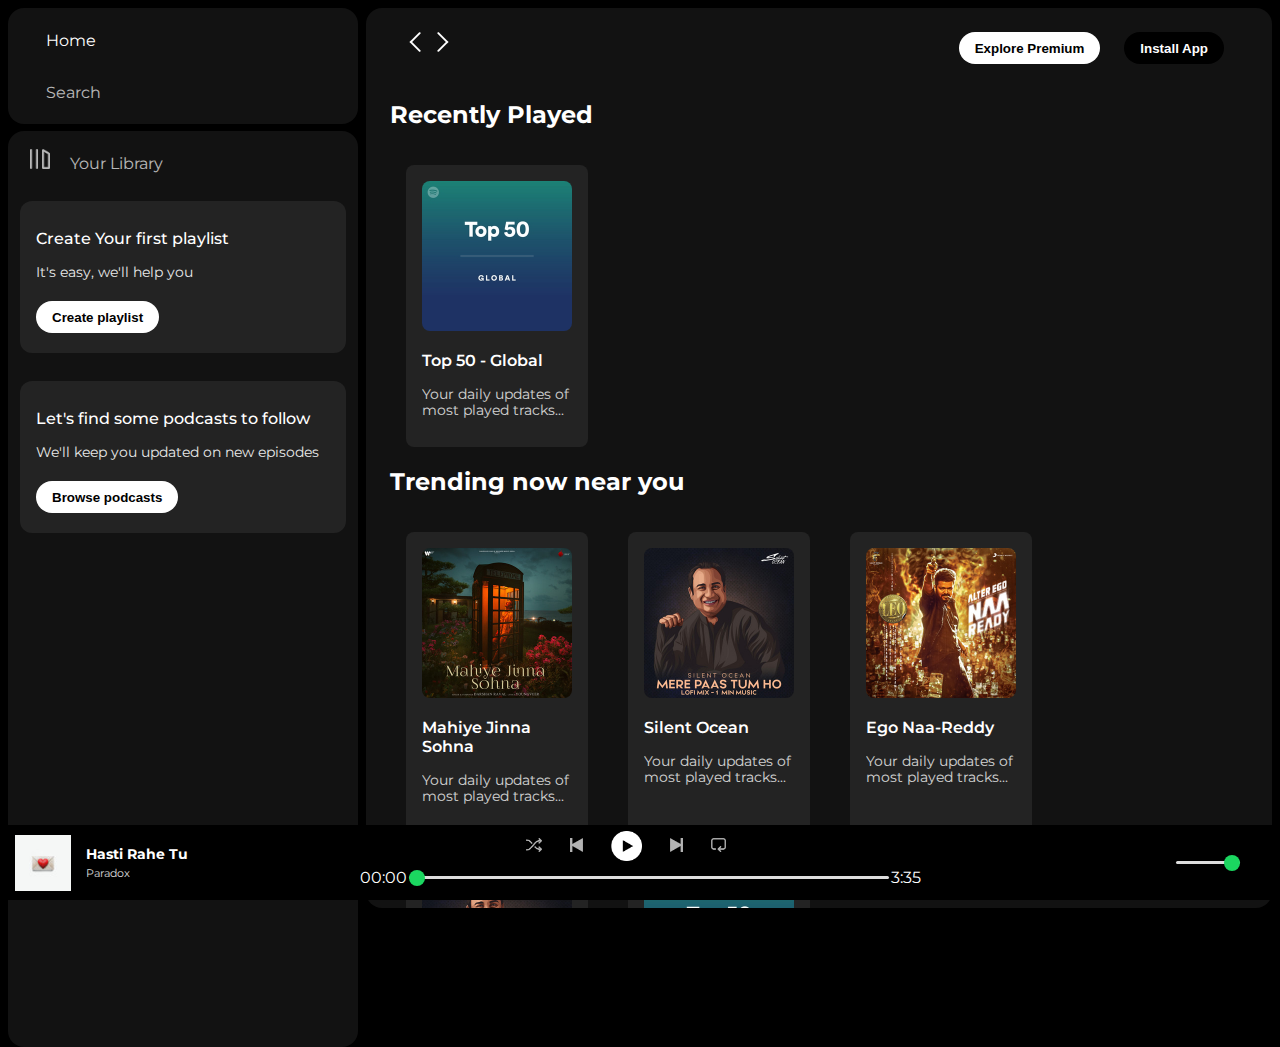
<file: index.html>
<!DOCTYPE html>
<html lang="en">
<head>
    <meta charset="UTF-8">
    <meta name="viewport" content="width=device-width, initial-scale=1.0">
    <link rel="stylesheet" href="https://cdnjs.cloudflare.com/ajax/libs/font-awesome/6.4.0/css/all.min.css" integrity="sha512-iecdLmaskl7CVkqkXNQ/ZH/XLlvWZOJyj7Yy7tcenmpD1ypASozpmT/E0iPtmFIB46ZmdtAc9eNBvH0H/ZpiBw==" crossorigin="anonymous" referrerpolicy="no-referrer" />
    <link rel="icon" href="./Assets/logo.png">
    <title>Spotify - Web Player: Music for everyone</title>
    <link rel="stylesheet" href="style.css">
    <link rel="preconnect" href="https://fonts.googleapis.com">
    <link rel="preconnect" href="https://fonts.gstatic.com" crossorigin>
    <link href="https://fonts.googleapis.com/css2?family=Montserrat:wght@300;400;500;600&display=swap" rel="stylesheet">
</head>
<body>
    <div class="main">
        <div class="sidebar">
            <div class="nav">
                <div class="nav-option" style="opacity: 1;">
                    <i class="fa-solid fa-house"></i>
                    <a href="#">Home</a>
                </div>
                <div class="nav-option">
                    <i class="fa-solid fa-magnifying-glass"></i>
                    <a href="#">Search</a>
                </div>
            </div>
            <div class="library">
                <div class="options">
                    <div class="lib-option nav-option">
                        <img src="library_icon.png">
                        <a href="#">Your Library</a>
                    </div>
                    <div class="icons">
                        <i class="fa-solid fa-plus"></i>
                        <i class="fa-solid fa-arrow-right"></i>
                    </div>
                </div>
                <div class="lib-box">
                    <div class="box">
                        <p class="box-p1">Create Your first playlist</p>
                        <p class="box-p2">It's easy, we'll help you</p>
                        <button class="badge">Create playlist</button>
                    </div>
                    <div class="box">
                        <p class="box-p1">Let's find some podcasts to follow</p>
                        <p class="box-p2">We'll keep you updated on new episodes</p>
                        <button class="badge">Browse podcasts</button>
                    </div>

                </div>
                </div>
            </div>
        <div class="main-content">
            <div class="sticky-nav">
                <div class="sticky-nav-icons">
                    <img src="backward_icon.png">
                    <img src="forward_icon.png" class="hide">
                </div>
                <div class="sticky-nav-options">
                    <button class="badge nav-item hide">Explore Premium</button>
                    <button class="badge nav-item dark-badge"><i class="fa-regular fa-circle-down"></i> Install App</button>
                    <i class="fa-regular fa-user"></i>
                </div>
            </div>
                <h2>Recently Played</h2>
                <div class="cards-container">
                    <div class="card">
                        <img src="card1img.jpeg" class="card-img">
                        <p class="card-title">Top 50 - Global</p>
                        <p class="card-info">Your daily updates of most played tracks...</p>
                    </div>
                </div>

                <h2>Trending now near you</h2>
                <div class="cards-container">
                    <div class="card">
                        <img src="card2img.jpeg" class="card-img">
                        <p class="card-title">Mahiye Jinna Sohna</p>
                        <p class="card-info">Your daily updates of most played tracks...</p>
                    </div>

                    <div class="card">
                        <img src="card3img.jpeg" class="card-img">
                        <p class="card-title">Silent Ocean</p>
                        <p class="card-info">Your daily updates of most played tracks...</p>
                    </div>

                    <div class="card">
                        <img src="card4img.jpeg" class="card-img">
                        <p class="card-title">Ego Naa-Reddy</p>
                        <p class="card-info">Your daily updates of most played tracks...</p>
                    </div>

                    <div class="card">
                        <img src="card3img.jpeg" class="card-img">
                        <p class="card-title">Silent Ocean</p>
                        <p class="card-info">Your daily updates of most played tracks...</p>
                    </div>

                    <div class="card">
                        <img src="card1img.jpeg" class="card-img">
                        <p class="card-title">Top 50 - Global</p>
                        <p class="card-info">Your daily updates of most played tracks...</p>
                    </div>
                </div>


                <h2>Featured Charts</h2>
                <div class="cards-container">
                    <div class="card">
                        <img src="card5img.jpeg" class="card-img">
                        <p class="card-title">Top Songs Global</p>
                        <p class="card-info">Your daily updates of most played tracks...</p>
                    </div>

                    <div class="card">
                        <img src="card6img.jpeg" class="card-img">
                        <p class="card-title">Top Sons India</p>
                        <p class="card-info">Your daily updates of most played tracks...</p>
                    </div>

                    <div class="card">
                        <img src="card1img.jpeg" class="card-img">
                        <p class="card-title">Top 50 - Global</p>
                        <p class="card-info">Your daily updates of most played tracks...</p>
                    </div>
                </div>
                <div class="footer">
                    <div class="line"></div>
                </div>
            </div>
        </div>
        <div class="music-player">
            <div class="album">
                <img src="Paradox_img.jpeg" class="music-player-icon">
                <div>
                    <p class="bold">Hasti Rahe Tu</p>
                    <p class="light">Paradox</p>
                </div>
                <i class="fa-regular fa-heart"></i>
            </div>
            <div class="player">
                <div class="player-controls">
                    <img src="player_icon1.png" class="player-control-icon">
                    <img src="player_icon2.png" class="player-control-icon">
                    <img src="player_icon3.png" class="player-control-icon mark" style="opacity: 1; height: 1.9rem;">
                    <img src="player_icon4.png" class="player-control-icon">
                    <img src="player_icon5.png" class="player-control-icon">
                </div>
                <div class="playback-bar">
                    <span class="curr-time">00:00</span>
                    <input type="range" min="0" max="100" class="progress-bar" step="1" value="0">
                    <spna class="tot-time">3:35</spna>
                </div>
            </div>
            <div class="controls">
                <i class="fa-solid fa-microphone"></i>
                <i class="fa-solid fa-bars"></i>
                <i class="fa-solid fa-tv"></i>
                <i class="fa-solid fa-volume-low"></i>
                <input type="range" min="0" max="100" class="progress-sound fa-solid" step="1" value="100">
                <i class="fa-solid fa-up-right-and-down-left-from-center"></i>
            </div>
        </div>
    </div>
</body>
</html>
</file>
<file: style.css>
body {
    font-family: 'Montserrat', sans-serif;
    margin: 0;
    background-color: black;
    color: white;
    overflow: hidden;
}

.main{
    display: flex;
    height: 100vh;
    padding: 0.5rem;
}

.sidebar{
    background-color: black;
    width: 350px;
    border-radius: 1rem;
    margin-right: 0.5rem;
}

.main-content{
    background-color: #121212;
    flex: 1;
    border-radius: 1rem;
    overflow: auto;
    padding: 0 1.5rem 0 1.5rem;
}

.music-player{
    background-color: black;
    position: fixed;
    bottom: 0;
    width: 100%;
    height: 75px;
}

a{
    text-decoration: none;
    color: white;
}

.nav{
    background-color: #121212;
    border-radius: 1rem;
    display: flex;
    flex-direction: column;
    justify-content: center;
    height: 100px;
    padding: 0.5rem 0.75rem;
}

.nav-option{
    line-height: 2.5rem;
    opacity: 0.7;
    padding: 0.3rem 0.6rem;
}

.nav-option:hover{
    opacity: 1;
}

.nav-option i{
    font-size: 1.25rem;
}

.nav-option a{
    font-size: 1rem;
    margin-left: 1rem;
}

.library{
    background-color: #121212;
    border-radius: 1rem;
    height: 100%;
    margin-top: 7px;
    padding: 0.5rem 0.75rem;
}

.options{
    display: flex;
    justify-content: space-between;
    align-items: center;
}

.lib-option img{
    height: 1.25rem;
    width: 1.25rem;
}

.icons{
    font-size: 1.2rem;
    display: flex;
}

.icons i{
    opacity: 0.7;
    margin-right: 1rem;
}

.icons i:hover{
    opacity: 1;
}

.box{
    background-color: #232323;
    height: 8rem;
    border-radius: 0.75rem;
    margin: 0.75rem 0 1.75rem 0;
    padding: 0.75rem 1rem;

}

.box-p1{
    font-size: 1rem;
    font-weight: 500;
}

.box-p2{
    font-size: 0.85rem;
    opacity: 0.9;
}

.badge{
    background-color: white;
    border: none;
    border-radius: 100px;
    padding: 0.25rem 1rem;
    font-weight: 700;
    margin-top: 0.5rem;
    height: 2rem;
    width: fit-content;
}

.dark-badge{
    background-color: black;
    color: white;   
}

.sticky-nav{
    position: sticky;
    top: 0;
    background-color: #121212;
    display: flex;
    justify-content: space-between;
    align-items: center;
    padding: 1rem 0 1rem 0;
    z-index: 10;
}

.sticky-nav-icons{
    margin-left: 0.8rem;
}

.sticky-nav-options{
    display: flex;
    justify-content: center;
    align-items: center;
}

.nav-item{
    margin-right: 1.5rem;
}

@media (max-width: 1000px) {
    .hide {
        display: none;
    }
}

.card{
    background-color: #232323;
    width: 150px;
    border-radius: 0.5rem;
    padding: 1rem;
    margin-right: 1.5rem;
    margin-left: 1rem;
    margin-top: 1rem;
}

.cards-container {
    display: flex;
    flex-wrap: wrap;
}

.card-img{
    width: 100%;
    border-radius: 0.5rem;
}

.card-title{
    font-weight: 600;
}

.card-info{
    opacity: 0.8;
    font-size: 0.85rem;
}

.footer{
    height: 300px;
    display: flex;
    align-items: center;
    justify-content: center;
}

.line{
    width: 90%;
    height: 50%;
    border-top: 1px solid white;
    opacity: 0.4;
}

.music-player{
    display: flex;
    justify-content: space-between;
    align-items: center;
}

.album{
    width: 25%;
    display: flex;
    /* justify-content: center; */
    align-items: center;
    
}

.album .bold{
    color: white;
    font-weight: 700;
    font-size: 0.875rem;
    line-height: 5px;
    margin-left: 15px;
}

.album .light{
    font-size: 0.6875rem;
    line-height: 5px;
    margin-left: 15px;
    opacity: 0.85;
}

.album .music-player-icon{
    background-size: cover;
    height: 56px;
    width: 56px;
    margin-left: 15px;

}

.album i{
    position: relative;
    left: 20px;
    top: 3px;
    opacity: 0.5;
}

.album i:hover{
    opacity: 1;
}

.player{
    width: 50%;
}

.player-controls{
    display: flex;
    justify-content: center;
    align-content: center;
}
.player-control-icon{
    height: 0.9rem;
    margin-right: 1.75rem;
    opacity: 0.7;
}

.player-control-icon:hover{
    opacity: 1;
}

.mark{
    position: relative;
    bottom: 7px;
}

.playback-bar{
    display: flex;
    justify-content: center;
    align-items: center;
}

.progress-bar{
    width: 75%;
    appearance: none;
    background-color: transparent;
    cursor: pointer;
}

.progress-bar::-webkit-slider-runnable-track {
    background-color: #ddd;
    border-radius: 100px;
    height: 0.2rem;
}

.progress-bar::-webkit-slider-thumb {
    appearance: none;
    height: 16px;
    width: 16px;
    background-color: #1bd760;
    border-radius: 50%;
    margin-top: -6px;
}

.controls{
    width: 25%;
    display: flex;
    justify-content: end;
    align-items: center;
}

.controls i{
    opacity: 0.5;
}

.controls i:hover{
    opacity: 1;
}

.controls .fa-solid{
    margin-right: 20px;
}

.progress-sound{
    width: 20%;
    appearance: none;
    background-color: transparent;
    cursor: pointer;
}

.progress-sound::-webkit-slider-runnable-track {
    background-color: #ddd;
    border-radius: 100px;
    height: 0.2rem;
}

.progress-sound::-webkit-slider-thumb {
    appearance: none;
    height: 16px;
    width: 16px;
    background-color: #1bd760;
    border-radius: 50%;
    margin-top: -6px;
}
</file>
